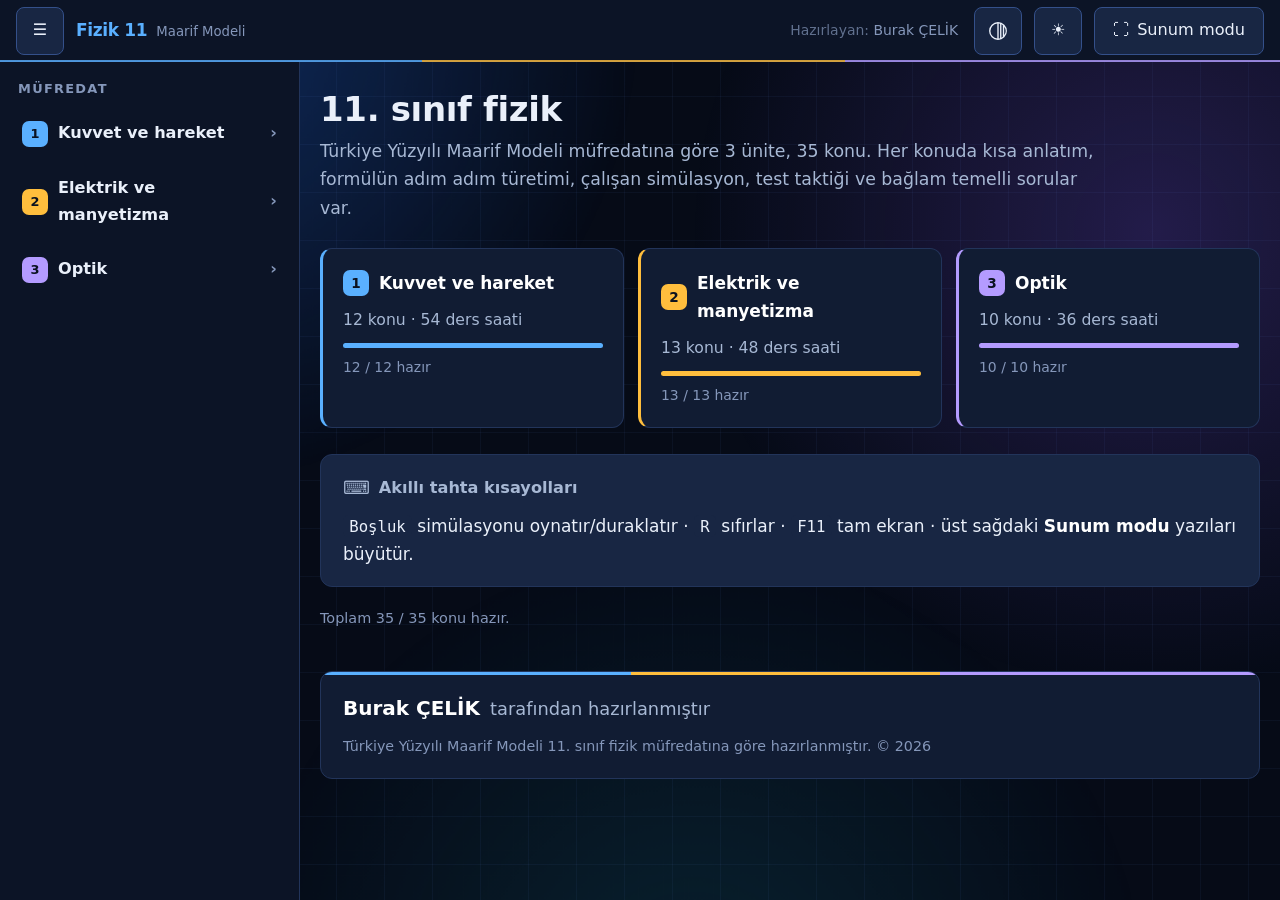
<file: index.html>
<!DOCTYPE html>
<html lang="tr">
<head>
<meta charset="utf-8">
<meta name="viewport" content="width=device-width, initial-scale=1">
<meta http-equiv="Cache-Control" content="no-cache, must-revalidate">
<!-- Tema, ilk boyamadan ÖNCE kurulur: sayfa açılırken renk sıçraması olmasın. -->
<script>
try {
  var t = localStorage.getItem('fizik11-tema');
  document.documentElement.dataset.tema = (t === 'acik') ? 'acik' : 'koyu';
  var z = localStorage.getItem('fizik11-zemin');
  document.documentElement.dataset.zemin = (z === 'nebula' || z === 'tahta') ? z : 'gece';
  document.documentElement.dataset.hareket = localStorage.getItem('fizik11-hareket') === '0' ? '0' : '1';
} catch (e) {
  document.documentElement.dataset.tema = 'koyu';
  document.documentElement.dataset.zemin = 'gece';
  document.documentElement.dataset.hareket = '1';
}
</script>
<title>Fizik 11 · Maarif Modeli</title>
<meta name="description" content="11. sınıf fizik — konu anlatımı, formül türetimi, simülasyonlar, test taktikleri ve bağlam temelli sorular. Akıllı tahta için.">
<link rel="stylesheet" href="css/tokens.css">
<link rel="stylesheet" href="css/base.css">
<link rel="stylesheet" href="css/components.css">
<link rel="stylesheet" href="css/hareket.css">
<link rel="icon" href="data:image/svg+xml,<svg xmlns='http://www.w3.org/2000/svg' viewBox='0 0 32 32'><text y='26' font-size='26'>&#9883;</text></svg>">
</head>
<body>

<div id="uygulama">

  <header id="ustbar">
    <button class="dgm ikon" id="kenar-dgm" aria-label="Konu listesini aç/kapat" title="Konu listesi">☰</button>
    <div class="marka">
      <b>Fizik 11</b>
      <span>Maarif Modeli</span>
    </div>
    <div class="ustbar-bosluk"></div>
    <span class="ustbar-kunye" id="ustbar-kunye"></span>
    <div class="zemin-sec">
      <button class="dgm ikon" id="zemin-dgm" aria-expanded="false" aria-controls="zemin-panel"
              aria-label="Arka plan" title="Arka plan">
        <svg viewBox="0 0 256 256" aria-hidden="true"><path d="M128,24A104,104,0,1,0,232,128,104.11,104.11,0,0,0,128,24Zm8,16.37a86.4,86.4,0,0,1,16,3V212.67a86.4,86.4,0,0,1-16,3Zm32,9.26a87.81,87.81,0,0,1,16,10.54V195.83a87.81,87.81,0,0,1-16,10.54ZM40,128a88.11,88.11,0,0,1,80-87.63V215.63A88.11,88.11,0,0,1,40,128Zm160,50.54V77.46a87.82,87.82,0,0,1,0,101.08Z"/></svg>
      </button>
      <div class="zemin-panel" id="zemin-panel" hidden>
        <div class="zemin-panel-bas">Arka plan</div>
        <div class="zemin-secenekler">
          <button type="button" class="zemin-secenek" data-zemin="gece" aria-pressed="false"><span class="ornek"></span>Derin gece<span class="tik" aria-hidden="true">✓</span></button>
          <button type="button" class="zemin-secenek" data-zemin="nebula" aria-pressed="false"><span class="ornek"></span>Nebula<span class="tik" aria-hidden="true">✓</span></button>
          <button type="button" class="zemin-secenek" data-zemin="tahta" aria-pressed="false"><span class="ornek"></span>Kara tahta<span class="tik" aria-hidden="true">✓</span></button>
        </div>
        <button type="button" class="zemin-anahtar" id="hareket-dgm" role="switch" aria-checked="true">
          Hareketli arka plan<span class="anahtar" aria-hidden="true"></span>
        </button>
      </div>
    </div>
    <button class="dgm ikon" id="tema-dgm" aria-pressed="false"
            aria-label="Açık veya koyu tema" title="Açık temaya geç">☀</button>
    <button class="dgm" id="sunum-dgm" aria-pressed="false" title="Sunum modu — yazılar büyür (F11 ile tam ekran)">
      <span aria-hidden="true">⛶</span> Sunum modu
    </button>
  </header>

  <nav id="kenar" aria-label="Konular">
    <div class="kenar-baslik">Müfredat</div>
    <div class="kenar-liste" id="kenar-liste"></div>
  </nav>

  <main id="icerik" tabindex="-1">
    <div class="bos-durum"><p>Yükleniyor…</p></div>
  </main>

</div>

<!-- =========================================================================
     Yükleme sırası önemlidir ve ES modülü KULLANILMAZ.
     Sebep: sistem akıllı tahtada sunucusuz çalışacak — index.html'e çift
     tıklanınca açılmalı. Tarayıcılar file:// üzerinden modül ve fetch()
     engellediği için her şey klasik <script> ile yüklenir.

       1) çizim + motor      2) müfredat      3) arayüz blokları
       4) uygulama kabuğu    5) simülasyonlar 6) konular    7) başlat
     ========================================================================= -->

<script src="js/ui/zemin.js"></script>
<script src="js/sim/draw2d.js"></script>
<script src="js/sim/engine.js"></script>
<script src="data/curriculum.js"></script>
<script src="data/kunye.js"></script>
<script src="js/ui/blok.js"></script>
<script src="js/core/app.js"></script>

<!-- Simülasyonlar — konulardan önce yüklenmeli -->
<script src="sims/serbest-dusen-cisimler.js"></script>
<script src="sims/serbest-dusme-veriler.js"></script>
<script src="sims/dusey-atislar.js"></script>
<script src="sims/atislar.js"></script>
<script src="sims/bileske-kuvvet.js"></script>
<script src="sims/serbest-cisim-diyagrami.js"></script>
<script src="sims/statik-kinetik-surtunme.js"></script>
<script src="sims/surtunme-degiskenler.js"></script>
<script src="sims/limit-hiz.js"></script>
<script src="sims/cembersel-yorunge-hiz.js"></script>
<script src="sims/cembersel-degiskenler.js"></script>
<script src="sims/elektriksel-kuvvet.js"></script>
<script src="sims/elektriksel-alan.js"></script>
<script src="sims/faraday-kafesi.js"></script>
<script src="sims/miknatislar.js"></script>
<script src="sims/duz-tel-manyetik.js"></script>
<script src="sims/akim-makarasi.js"></script>
<script src="sims/elektromiknatis.js"></script>
<script src="sims/tele-etki-kuvvet.js"></script>
<script src="sims/elektrik-motoru.js"></script>
<script src="sims/manyetik-aki.js"></script>
<script src="sims/induksiyon-gerilimi.js"></script>
<script src="sims/alternatif-akim.js"></script>
<script src="sims/transformator.js"></script>
<script src="sims/aydinlanma.js"></script>
<script src="sims/duzlem-ayna.js"></script>
<script src="sims/kuresel-ayna.js"></script>
<script src="sims/kuresel-goruntu.js"></script>
<script src="sims/kirilma.js"></script>
<script src="sims/gorunur-derinlik.js"></script>
<script src="sims/fiber-optik.js"></script>
<script src="sims/prizmalar.js"></script>
<script src="sims/mercekler.js"></script>
<script src="sims/mercek-goruntu.js"></script>

<!-- Konular -->
<script src="topics/u1-serbest-dusen-cisimler.js"></script>
<script src="topics/u1-serbest-dusme-veriler.js"></script>
<script src="topics/u1-yukari-atis.js"></script>
<script src="topics/u1-asagi-atis.js"></script>
<script src="topics/u1-iki-boyutta-hareket.js"></script>
<script src="topics/u1-bileske-kuvvet.js"></script>
<script src="topics/u1-serbest-cisim-diyagrami.js"></script>
<script src="topics/u1-statik-kinetik-surtunme.js"></script>
<script src="topics/u1-surtunme-degiskenler.js"></script>
<script src="topics/u1-limit-hiz.js"></script>
<script src="topics/u1-cembersel-yorunge-hiz.js"></script>
<script src="topics/u1-cembersel-degiskenler.js"></script>
<script src="topics/u2-elektriksel-kuvvet.js"></script>
<script src="topics/u2-elektriksel-alan.js"></script>
<script src="topics/u2-faraday-kafesi.js"></script>
<script src="topics/u2-miknatislar.js"></script>
<script src="topics/u2-duz-tel-manyetik.js"></script>
<script src="topics/u2-akim-makarasi.js"></script>
<script src="topics/u2-elektromiknatis.js"></script>
<script src="topics/u2-tele-etki-kuvvet.js"></script>
<script src="topics/u2-elektrik-motoru.js"></script>
<script src="topics/u2-manyetik-aki.js"></script>
<script src="topics/u2-induksiyon-gerilimi.js"></script>
<script src="topics/u2-alternatif-akim.js"></script>
<script src="topics/u2-transformator.js"></script>
<script src="topics/u3-aydinlanma.js"></script>
<script src="topics/u3-duzlem-ayna.js"></script>
<script src="topics/u3-kuresel-ayna.js"></script>
<script src="topics/u3-kuresel-goruntu.js"></script>
<script src="topics/u3-kirilma.js"></script>
<script src="topics/u3-gorunur-derinlik.js"></script>
<script src="topics/u3-fiber-optik.js"></script>
<script src="topics/u3-prizmalar.js"></script>
<script src="topics/u3-mercekler.js"></script>
<script src="topics/u3-mercek-goruntu.js"></script>

<script>F11.basla();</script>
</body>
</html>
</file>
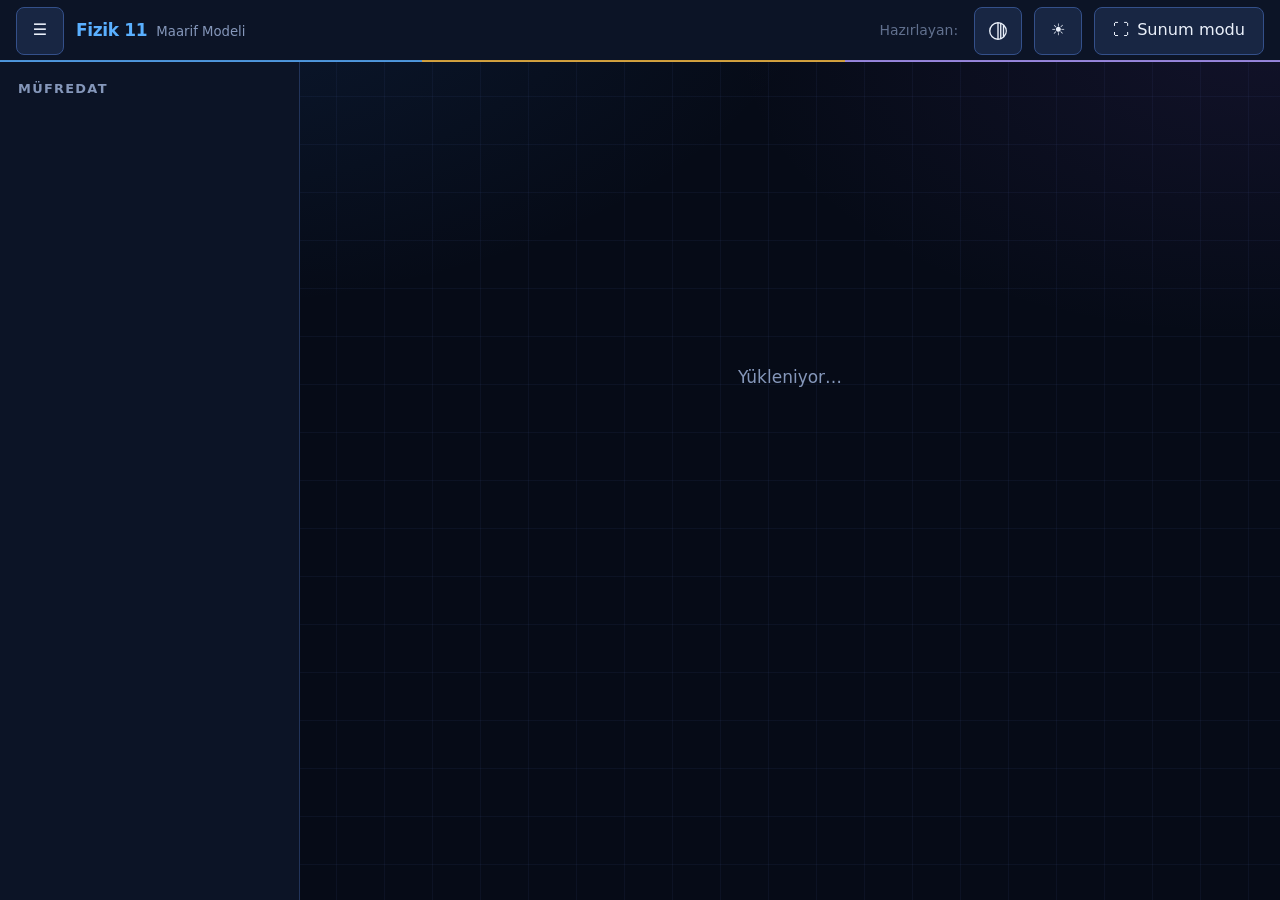
<file: BASLAT.html>
<!doctype html>
<html lang="tr">
<head>
<meta charset="utf-8">
<title>Fizik 11 - Baslatiliyor</title>
<meta http-equiv="refresh" content="0; url=index.html">
<style>
  html{background:#0d1420;color:#e8eef7;font:16px/1.6 system-ui,sans-serif}
  body{display:grid;place-items:center;height:100vh;margin:0;text-align:center}
  a{color:#4DA3FF}
</style>
</head>
<body>
  <div>
    <h1>Fizik 11 &middot; Maarif Modeli</h1>
    <p>Acilmadiysa <a href="index.html">buraya tiklayin</a>.</p>
  </div>
</body>
</html>
</file>
<file: css/tokens.css>
/* ==========================================================================
   tokens.css — Tasarım değişkenleri
   Fizik 11 · Akıllı tahta sunum sistemi
   Tüm renk / ölçü / tipografi kararları burada. Başka dosyada ham renk yok.
   ========================================================================== */

:root {
  /* --- Kabuk yüzeyleri (koyu sunum teması) --- */
  --bg:            #0B1220;
  --surface-0:     #111A2B;
  --surface-1:     #17223A;
  --surface-2:     #1E2B47;
  --surface-3:     #263654;

  /* --- Kenarlıklar --- */
  --border:        #2A3A5C;
  --border-strong: #3A4E76;

  /* --- Metin --- */
  --text:          #EAF0FA;
  --text-2:        #A7B8D4;
  --text-3:        #6F84A8;
  --text-guclu:    #FFFFFF;   /* kalın vurgu, formül metni */

  /* --- Arka plan dokusu ---
     Çok hafif: ders içeriğinin okunurluğunu bozmamalı. İki yumuşak ışık
     lekesi + milimetrik kâğıt ızgarası. */
  --bg-cizgi:      rgba(125,165,225,.055);
  --bg-isik1:      rgba(45,110,200,.16);
  --bg-isik2:      rgba(120,80,200,.10);
  --bg-izgara:     48px;

  /* --- Vurgu renkleri --- */
  --accent:        #4DA3FF;   /* birincil · seçili konu, bağlantı */
  --accent-soft:   #16304F;
  --amber:         #FFB020;   /* püf noktası kutusu */
  --amber-soft:    #3A2A0C;
  --violet:        #A78BFA;   /* ÖSYM arşivi */
  --violet-soft:   #2A2348;
  --green:         #35C08A;   /* doğru cevap, onay */
  --green-soft:    #10322A;
  --red:           #FF6B6B;   /* yanlış cevap, uyarı */
  --red-soft:      #3A1A1F;
  --cyan:          #38D6E0;   /* bağlam temelli soru */
  --cyan-soft:     #0E3238;

  /* --- Fizik büyüklüklerinin sabit renkleri ---
     Bu renkler TÜM simülasyonlarda aynı anlamı taşır.
     Öğrenci bir kez öğrenir, her konuda tanır. */
  --q-konum:       #4DA3FF;   /* konum, yer değiştirme */
  --q-hiz:         #35C08A;   /* hız vektörü */
  --q-ivme:        #FFB020;   /* ivme, g */
  --q-kuvvet:      #FF6B6B;   /* kuvvet */
  --q-surtunme:    #A78BFA;   /* sürtünme kuvveti */
  --q-normal:      #38D6E0;   /* normal kuvvet */
  --q-agirlik:     #FF8FA3;   /* ağırlık */
  --q-merkezcil:   #FF7A45;   /* merkezcil kuvvet/ivme */

  /* --- Blok kimlik renkleri ---
     Konu sayfasındaki 7 bloğun her biri kendi rengini taşır. Öğrenci sayfayı
     kaydırırken hangi bölümde olduğunu başlığı okumadan renkten anlar.
     --bN solid renk, --bNs o rengin koyu zemindeki yumuşak karşılığı. */
  --b1: #4DA3FF;  --b1s: #12304F;   /* kavram        · mavi      */
  --b2: #38D6E0;  --b2s: #0E3238;   /* formüller     · camgöbeği */
  --b3: #A78BFA;  --b3s: #2A2348;   /* türetim       · mor       */
  --b4: #35C08A;  --b4s: #10322A;   /* simülasyon    · yeşil     */
  --b5: #FFB020;  --b5s: #3A2A0C;   /* püf noktası   · amber     */
  --b6: #FF8FA3;  --b6s: #3C1C26;   /* ÖSYM arşivi   · pembe     */
  --b7: #FF7A45;  --b7s: #3B1F12;   /* bağlam temelli· turuncu   */

  /* --- Ünite renkleri --- */
  --u1: #4DA3FF;  --u1s: #12304F;   /* kuvvet ve hareket     */
  --u2: #FFB020;  --u2s: #3A2A0C;   /* elektrik ve manyetizma*/
  --u3: #A78BFA;  --u3s: #2A2348;   /* optik                 */

  /* --- Ölçü --- */
  --r-sm: 8px;
  --r:    12px;
  --r-lg: 18px;
  --pad:  20px;
  --gap:  14px;

  /* --- Tipografi ---
     --fs-base akıllı tahtada sunum moduna geçince büyür (bkz. base.css) */
  --fs-base: 17px;
  --font: "Segoe UI", Ubuntu, Cantarell, "DejaVu Sans", system-ui, sans-serif;
  --font-mono: "Cascadia Mono", "Ubuntu Mono", "DejaVu Sans Mono", monospace;

  /* --- Dokunma hedefi (akıllı tahta parmakla kullanılıyor) --- */
  --touch: 48px;

  /* --- Geçişler --- */
  --dur: 160ms;
  --ease: cubic-bezier(.2,.7,.3,1);
}

/* Sunum modu: F11 / "Sunum" düğmesi <html data-sunum="1"> yapar.
   Uzaktan okunurluk için her şey büyür. */
:root[data-sunum="1"] {
  --fs-base: 21px;
  --pad: 26px;
  --touch: 56px;
}

/* Hareket azaltma tercihi olan kullanıcı için animasyonları kıs.
   Simülasyonlar çalışmaya devam eder, sadece arayüz geçişleri durur. */
@media (prefers-reduced-motion: reduce) {
  :root { --dur: 0ms; }
}


/* ==========================================================================
   AÇIK TEMA — <html data-tema="acik">
   --------------------------------------------------------------------------
   Kâğıt tonu, saf beyaz değil: akıllı tahtada saf beyaz parlar ve uzun derste
   göz yorar. Metin de saf siyah değil, koyu kurşun. Vurgu renkleri açık zeminde
   yeterli kontrast için koyulaştırıldı.

   Simülasyon tuvalleri bu temadan ETKİLENMEZ — onlar kendi görünümünü korur.
   ========================================================================== */
:root[data-tema="acik"] {
  --bg:            #EDE8DE;
  --surface-0:     #F7F3EB;
  --surface-1:     #FCF9F3;
  --surface-2:     #F1ECE2;
  --surface-3:     #E5DED0;

  --border:        #D8D0BF;
  --border-strong: #BAB09E;

  --text:          #22272F;
  --text-2:        #515A66;
  --text-3:        #5B6371;
  --text-guclu:    #14181E;

  --accent:        #1660BC;   --accent-soft: #DCE8F9;
  --amber:         #8A5606;   --amber-soft:  #F7EDD5;
  --violet:        #6A46C0;   --violet-soft: #E8E1F8;
  --green:         #13744F;   --green-soft:  #D8EFE4;
  --red:           #A82C2C;   --red-soft:    #F9DFDF;
  --cyan:          #0B6F79;   --cyan-soft:   #D4EEF0;

  --b1: #1660BC;  --b1s: #DCE8F9;
  --b2: #0B6F79;  --b2s: #D4EEF0;
  --b3: #6A46C0;  --b3s: #E8E1F8;
  --b4: #13744F;  --b4s: #D8EFE4;
  --b5: #8A5606;  --b5s: #F7EDD5;
  --b6: #A23A55;  --b6s: #F8DDE4;
  --b7: #A2400F;  --b7s: #F8E1D3;

  --u1: #1660BC;  --u1s: #DCE8F9;
  --u2: #8A5606;  --u2s: #F7EDD5;
  --u3: #6A46C0;  --u3s: #E8E1F8;

  /* Kâğıt dokusu: sıcak ışık + soluk ızgara */
  --bg-cizgi:  rgba(95,80,55,.07);
  --bg-isik1:  rgba(214,180,120,.26);
  --bg-isik2:  rgba(150,175,210,.20);
}

/* ==========================================================================
   ARKA PLAN SÜRÜMLERİ: <html data-zemin="gece|nebula|tahta">
   --------------------------------------------------------------------------
   Üst bardaki "Arka plan" düğmesinden seçilir. Koyu temada zemin ve yüzey
   tonlarını değiştirir; açık temada (kâğıt) yalnız ışık hâlelerinin rengi
   değişir. Fizik büyüklüklerinin renkleri (--q-*) hiçbir sürümde değişmez.
   ========================================================================== */
:root {
  /* hareketli ışık hâleleri (hareket.css) */
  --zemin-1: rgba(40,120,255,.30);
  --zemin-2: rgba(140,90,255,.22);
  --zemin-3: rgba(30,200,230,.12);
  --yildiz:  rgba(225,230,255,.85);
  /* seçicideki küçük önizlemeler */
  --ornek-gece:   radial-gradient(circle at 25% 20%, #2F73E0, transparent 60%), radial-gradient(circle at 85% 30%, #7A5AE0, transparent 55%), #060B17;
  --ornek-nebula: radial-gradient(circle at 25% 25%, #B03CD8, transparent 60%), radial-gradient(circle at 85% 70%, #28C8E6, transparent 55%), #0B0920;
  --ornek-tahta:  radial-gradient(circle at 25% 25%, #2F9C86, transparent 60%), radial-gradient(circle at 85% 70%, #E0A040, transparent 55%), #0B1716;
}

/* --- Derin gece (varsayılan): bugünkü mavi kimlik, daha derin ve canlı --- */
:root[data-tema="koyu"][data-zemin="gece"] {
  --bg:#060B17; --surface-0:#0C1426; --surface-1:#111C33; --surface-2:#182643; --surface-3:#203156;
  --border:#22345A; --border-strong:#34508A;
  --bg-cizgi: rgba(110,160,255,.055);
  --accent:#5AB0FF; --text-3:#8597BA;
  --b1:#5AB0FF; --b2:#3FE0EA; --b3:#B49BFF; --b4:#3FD69A; --b5:#FFBE3D; --b6:#FF9DB2; --b7:#FF8A57;
  --u1:#5AB0FF; --u2:#FFBE3D; --u3:#B49BFF;
}

/* --- Nebula: mor-lacivert uzay, macenta ve camgöbeği ışık, yıldızlar --- */
:root[data-tema="koyu"][data-zemin="nebula"] {
  --bg:#0B0920; --surface-0:#120F2C; --surface-1:#18143A; --surface-2:#211B4B; --surface-3:#2B245E;
  --border:#33296A; --border-strong:#4A3D92;
  --text-2:#B7B2DA; --text-3:#9A94C8;
  --bg-cizgi: rgba(170,150,255,.04);
  --accent:#8EA2FF; --accent-soft:#241F5A;
  --b1:#8EA2FF; --b2:#44E3EF; --b3:#C79BFF; --b4:#4BE0A6; --b5:#FFC24A; --b6:#FF8FC8; --b7:#FF8A5C;
  --u1:#8EA2FF; --u2:#FFC24A; --u3:#E08BFF;
  --zemin-1: rgba(190,60,220,.30);
  --zemin-2: rgba(40,200,230,.20);
  --zemin-3: rgba(110,80,255,.22);
}

/* --- Kara tahta: yeşilimsi arduvaz, tebeşir ızgarası, sıcak ışık --- */
:root[data-tema="koyu"][data-zemin="tahta"] {
  --bg:#0B1716; --surface-0:#10201E; --surface-1:#152A27; --surface-2:#1B3531; --surface-3:#22423D;
  --border:#2A4A44; --border-strong:#3D6A61;
  --text-2:#ACC8C1; --text-3:#7FA39B;
  --bg-cizgi: rgba(220,240,230,.06);
  --accent:#4FD1B8; --accent-soft:#123A33;
  --b1:#5FB8FF; --b2:#4FD1B8; --b3:#B49BFF; --b4:#7EDB6A; --b5:#FFC14D; --b6:#FF9AA8; --b7:#FF8E5A;
  --u1:#5FB8FF; --u2:#FFC14D; --u3:#B49BFF;
  --zemin-1: rgba(60,200,170,.20);
  --zemin-2: rgba(255,170,60,.15);
  --zemin-3: rgba(80,160,230,.12);
}

/* --- Açık tema (kâğıt): yalnız hâlelerin tonu sürüme göre değişir --- */
:root[data-tema="acik"] {
  --zemin-1: rgba(214,180,120,.34);
  --zemin-2: rgba(150,175,210,.30);
  --zemin-3: rgba(190,160,220,.18);
}
:root[data-tema="acik"][data-zemin="nebula"] {
  --zemin-1: rgba(205,130,225,.28);
  --zemin-2: rgba(110,200,225,.28);
  --zemin-3: rgba(160,140,240,.20);
}
:root[data-tema="acik"][data-zemin="tahta"] {
  --zemin-1: rgba(90,190,165,.26);
  --zemin-2: rgba(235,180,90,.30);
  --zemin-3: rgba(120,170,220,.18);
}
</file>
<file: css/base.css>
/* ==========================================================================
   base.css — Sıfırlama, tipografi, sayfa iskeleti
   ========================================================================== */

*, *::before, *::after { box-sizing: border-box; }

html, body {
  margin: 0;
  padding: 0;
  height: 100%;
}

body {
  /* İki yumuşak ışık lekesi + milimetrik kâğıt ızgarası. Doku yalnızca içerik
     alanında görünür; üst bar ve kenar çubuğu opak yüzeyler kullanır. */
  background-color: var(--bg);
  background-image:
    radial-gradient(1100px 620px at 12% -8%,  var(--bg-isik1), transparent 62%),
    radial-gradient(900px 520px  at 98%  4%,  var(--bg-isik2), transparent 58%),
    linear-gradient(var(--bg-cizgi) 1px, transparent 1px),
    linear-gradient(90deg, var(--bg-cizgi) 1px, transparent 1px);
  background-size:
    100% 100%, 100% 100%,
    var(--bg-izgara) var(--bg-izgara),
    var(--bg-izgara) var(--bg-izgara);
  background-attachment: fixed;
  color: var(--text);
  font-family: var(--font);
  font-size: var(--fs-base);
  line-height: 1.65;
  -webkit-font-smoothing: antialiased;
  overflow: hidden;            /* kaydırma iç panellerde, sayfada değil */
}

h1, h2, h3, h4 {
  margin: 0 0 .5em;
  font-weight: 600;
  line-height: 1.25;
  letter-spacing: -.01em;
}
h1 { font-size: 1.7em; }
h2 { font-size: 1.3em; }
h3 { font-size: 1.1em; }
h4 { font-size: 1em; color: var(--text-2); }

p { margin: 0 0 .9em; }
p:last-child { margin-bottom: 0; }

a { color: var(--accent); text-decoration: none; }
a:hover { text-decoration: underline; }

ul, ol { margin: 0 0 .9em; padding-left: 1.4em; }
li { margin-bottom: .35em; }

strong { font-weight: 600; color: var(--text-guclu); }

code, kbd {
  font-family: var(--font-mono);
  font-size: .92em;
  background: var(--surface-2);
  padding: .1em .4em;
  border-radius: 5px;
}

canvas { display: block; }

/* --- Odak halkası: akıllı tahtada klavye de kullanılıyor --- */
:focus-visible {
  outline: 3px solid var(--accent);
  outline-offset: 2px;
  border-radius: 4px;
}

/* --- Ekran okuyucu için gizli metin --- */
.sr {
  position: absolute; width: 1px; height: 1px;
  padding: 0; margin: -1px; overflow: hidden;
  clip: rect(0 0 0 0); white-space: nowrap; border: 0;
}

/* ==========================================================================
   Sayfa iskeleti:  [ üst bar ]
                    [ kenar çubuğu | içerik ]
   ========================================================================== */

#uygulama {
  display: grid;
  grid-template-rows: auto 1fr;
  grid-template-columns: 300px 1fr;
  grid-template-areas:
    "ustbar ustbar"
    "kenar  icerik";
  height: 100%;
}

/* Kenar çubuğunu daraltma yalnızca geniş ekranda geçerli.
   Dar ekranda sütun sayısı 1'e düştüğü için (aşağıdaki medya sorgusu) bu kural
   uygulanırsa ızgara alanlarıyla çakışır ve yerleşim çöker. */
@media (min-width: 901px) {
  :root[data-kenar="kapali"] #uygulama { grid-template-columns: 0 1fr; }
}

#ustbar  { grid-area: ustbar; }
#kenar   { grid-area: kenar; overflow: hidden; }
#icerik  { grid-area: icerik; overflow-y: auto; overflow-x: hidden; scroll-behavior: smooth; }

/* --- Kaydırma çubuğu: koyu temaya uygun, ince --- */
#icerik::-webkit-scrollbar,
.kaydir::-webkit-scrollbar { width: 10px; }
#icerik::-webkit-scrollbar-track,
.kaydir::-webkit-scrollbar-track { background: transparent; }
#icerik::-webkit-scrollbar-thumb,
.kaydir::-webkit-scrollbar-thumb {
  background: var(--border-strong);
  border-radius: 6px;
  border: 2px solid var(--bg);
}
#icerik, .kaydir { scrollbar-width: thin; scrollbar-color: var(--border-strong) transparent; }

/* Dar ekran / tablet: kenar çubuğu üstten açılan çekmeceye dönüşür.
   Çekmece durumu ayrı bir öznitelikte (data-mobil) tutulur — masaüstündeki
   daraltma durumuyla (data-kenar) karışmasın, biri diğerini etkilemesin. */
@media (max-width: 900px) {
  #uygulama {
    grid-template-columns: 1fr;
    grid-template-areas: "ustbar" "icerik";
  }
  #kenar {
    position: fixed; inset: 62px auto 0 0; width: 300px; z-index: 40;
    transform: translateX(-100%); transition: transform var(--dur) var(--ease);
  }
  :root[data-mobil="acik"] #kenar { transform: none; }
}
</file>
<file: css/components.css>
/* ==========================================================================
   components.css — Arayüz bileşenleri
   ========================================================================== */

/* --------------------------------------------------------------- Üst bar */
#ustbar {
  display: flex; align-items: center; gap: 12px;
  padding: 0 16px; height: 62px;
  background: var(--surface-0);
  border-bottom: 1px solid var(--border);
  position: relative;
}
/* Üç ünitenin rengini taşıyan ince şerit — sistemin renk dilini baştan tanıtır */
#ustbar::after {
  content: ""; position: absolute; left: 0; right: 0; bottom: -1px; height: 2px;
  background: linear-gradient(90deg,
    var(--u1) 0%, var(--u1) 33%, var(--u2) 33%, var(--u2) 66%, var(--u3) 66%);
  opacity: .8;
}
.marka { display: flex; align-items: baseline; gap: 9px; font-weight: 600; letter-spacing: -.02em; }
.marka b { color: var(--accent); }
.marka span { font-size: .78em; color: var(--text-3); font-weight: 400; letter-spacing: 0; }
.ustbar-bosluk { flex: 1; }

/* ---------------------------------------------------------------- Düğme */
.dgm {
  display: inline-flex; align-items: center; justify-content: center; gap: 8px;
  min-height: var(--touch); padding: 0 18px;
  background: var(--surface-2); color: var(--text);
  border: 1px solid var(--border-strong); border-radius: var(--r-sm);
  font: inherit; font-size: .95em; font-weight: 500;
  cursor: pointer; user-select: none;
  transition: background var(--dur) var(--ease), border-color var(--dur) var(--ease);
}
.dgm:hover  { background: var(--surface-3); border-color: var(--accent); }
.dgm:active { transform: translateY(1px); }
.dgm[aria-pressed="true"], .dgm.etkin {
  background: var(--accent-soft); border-color: var(--accent); color: var(--accent);
}
.dgm.birincil { background: var(--accent); border-color: var(--accent); color: #06121F; font-weight: 600; }
.dgm.birincil:hover { background: #6BB4FF; }
.dgm.ikon { padding: 0; width: var(--touch); }
.dgm:disabled { opacity: .4; cursor: not-allowed; }

/* -------------------------------------------------------- Kenar çubuğu */
#kenar {
  background: var(--surface-0);
  border-right: 1px solid var(--border);
  display: flex; flex-direction: column;
}
.kenar-baslik {
  padding: 16px 18px 10px;
  font-size: .76em; font-weight: 600; letter-spacing: .1em;
  text-transform: uppercase; color: var(--text-3);
}
.kenar-liste { flex: 1; overflow-y: auto; padding: 0 10px 20px; }

.unite-grup { margin-bottom: 6px; }
.unite-bas {
  display: flex; align-items: center; gap: 10px; width: 100%;
  padding: 11px 12px; background: none; border: 0; border-radius: var(--r-sm);
  color: var(--text); font: inherit; font-weight: 600; font-size: .95em;
  text-align: left; cursor: pointer;
}
.unite-bas:hover { background: var(--surface-1); }
.unite-no {
  flex: 0 0 auto; width: 26px; height: 26px; border-radius: 7px;
  display: grid; place-items: center;
  background: var(--u, var(--accent)); color: #0B1220;
  font-size: .8em; font-weight: 800;
}
.unite-ok { margin-left: auto; color: var(--text-3); transition: transform var(--dur) var(--ease); }
.unite-grup[data-acik="1"] .unite-ok { transform: rotate(90deg); }
.unite-konular { display: none; padding: 2px 0 8px 12px; }
.unite-grup[data-acik="1"] .unite-konular { display: block; }

.konu-bag {
  display: flex; align-items: center; gap: 10px;
  padding: 9px 12px; margin: 1px 0;
  border-radius: var(--r-sm); border-left: 3px solid transparent;
  color: var(--text-2); font-size: .92em; line-height: 1.35;
  cursor: pointer; transition: background var(--dur) var(--ease);
}
.konu-bag:hover { background: var(--surface-1); color: var(--text); text-decoration: none; }
.konu-bag[aria-current="page"] {
  background: var(--us, var(--accent-soft));
  border-left-color: var(--u, var(--accent));
  color: var(--u, var(--accent)); font-weight: 600;
}
.konu-rozet {
  margin-left: auto; flex: 0 0 auto;
  font-size: .72em; padding: 2px 7px; border-radius: 20px;
  background: var(--surface-2); color: var(--text-3);
}
.konu-bag[aria-current="page"] .konu-rozet { background: var(--u, var(--accent)); color: #06121F; }

/* ------------------------------------------------------------- İçerik */
.sayfa { max-width: 1180px; margin: 0 auto; padding: 26px var(--pad) 120px; }

.kirilma {
  display: flex; align-items: center; gap: 9px; flex-wrap: wrap;
  font-size: .85em; color: var(--text-3); margin-bottom: 10px;
}
.kirilma .ayrac { opacity: .5; }
.kirilma .simdi { color: var(--text-2); }
.kazanim-kodu {
  margin-left: auto;
  font-family: var(--font-mono); font-size: .92em;
  padding: 4px 11px; border-radius: 20px;
  background: var(--accent-soft); color: var(--accent);
}

.sayfa-baslik { margin-bottom: 6px; font-size: 2em; }
.sayfa-ozet { color: var(--text-2); font-size: 1.02em; margin: 0; max-width: 72ch; }

/* --- Konu başlık bandı ---------------------------------------------------
   Sayfanın "kapağı". Ünite rengini taşır, kazanım kodunu ve kitap numarasını
   bir arada gösterir. Sağ üstteki soluk ızgara, arkada bir defter sayfası
   olduğu hissini verir — sayfa düz bir metin bloğu gibi başlamasın diye. */
.konu-hero {
  position: relative; overflow: hidden;
  margin-bottom: 30px; padding: 24px 28px 26px;
  background: var(--surface-1);
  border: 1px solid var(--border);
  border-left: 4px solid var(--u, var(--accent));
  border-radius: var(--r);
}
.konu-hero::before {
  content: ""; position: absolute; inset: 0;
  background: radial-gradient(760px 220px at 0% 0%, var(--us, var(--accent-soft)) 0%, transparent 72%);
  pointer-events: none;
}
.konu-hero::after {
  content: ""; position: absolute; right: -30px; top: -30px;
  width: 230px; height: 230px; pointer-events: none; opacity: .5;
  background:
    repeating-linear-gradient(0deg,  var(--border) 0 1px, transparent 1px 24px),
    repeating-linear-gradient(90deg, var(--border) 0 1px, transparent 1px 24px);
}
.konu-hero > * { position: relative; }

.hero-ust {
  display: flex; align-items: center; gap: 10px; flex-wrap: wrap;
  margin-bottom: 12px; font-size: .84em;
}
.hero-unite {
  display: inline-flex; align-items: center; gap: 8px;
  color: var(--u, var(--accent)); font-weight: 600;
}
.hero-unite .nokta {
  width: 8px; height: 8px; border-radius: 50%; background: var(--u, var(--accent));
}
.hero-kitap {
  padding: 3px 10px; border-radius: 20px;
  background: var(--surface-3); color: var(--text-2);
  font-family: var(--font-mono); font-size: .92em;
}
.hero-kod {
  margin-left: auto; padding: 4px 12px; border-radius: 20px;
  background: var(--us, var(--accent-soft)); color: var(--u, var(--accent));
  font-family: var(--font-mono); font-size: .92em; font-weight: 600;
}

/* --------------------------------------------------------- Blok kartı */
.blok { margin-bottom: 26px; }
/* Blok başlığı bir "hap" — numarası ve adı tek bir renkli kapsülde.
   Düz yazı başlık sayfayı tekdüze bırakıyordu; hap, bölümlerin nerede
   başladığını uzaktan bakınca bile belli ediyor. */
.blok-bas {
  display: flex; align-items: center; gap: 12px; margin-bottom: 14px;
}
.blok-bas .hap {
  display: inline-flex; align-items: center; gap: 9px;
  padding: 5px 15px 5px 5px; border-radius: 24px;
  background: var(--bs, var(--surface-2));
  border: 1px solid var(--b, var(--border));
  font-size: .78em; font-weight: 700; letter-spacing: .09em;
  text-transform: uppercase; color: var(--b, var(--text-3));
  white-space: nowrap;
}
.blok-bas::after {
  content: ""; flex: 1; height: 2px; border-radius: 1px;
  background: linear-gradient(90deg, var(--b, var(--border)), transparent 88%);
  opacity: .45;
}
.blok-bas .no {
  width: 26px; height: 26px; border-radius: 50%; display: grid; place-items: center;
  background: var(--b, var(--surface-2)); color: #0B1220;
  font-size: 1.1em; font-weight: 800; letter-spacing: 0;
}

.kart {
  background: var(--surface-1);
  border: 1px solid var(--border);
  border-left: 3px solid var(--b, var(--border));
  border-radius: var(--r);
  padding: var(--pad);
}

/* ---------------------------------------------------------- Formüller */
.formul-serit { display: flex; flex-wrap: wrap; gap: 12px; }
/* Formül kartı: arkasında ince kareli kâğıt dokusu var. Formüller düz
   kutularda yazıya benziyordu; ızgara onları "deftere yazılmış" gibi
   gösteriyor ve metinden ayırıyor. */
.formul {
  flex: 1 1 200px; position: relative; overflow: hidden;
  background:
    repeating-linear-gradient(0deg,  rgba(255,255,255,.030) 0 1px, transparent 1px 21px),
    repeating-linear-gradient(90deg, rgba(255,255,255,.030) 0 1px, transparent 1px 21px),
    var(--surface-2);
  border: 1px solid var(--border);
  border-top: 2px solid var(--b, var(--border-strong));
  border-radius: var(--r-sm); padding: 16px 18px;
}
.formul .fm { font-size: 1.42em; color: var(--text-guclu); letter-spacing: .005em; line-height: 1.45; }
.formul .aciklama,
.formul .fm-ad { font-size: .84em; color: var(--text-3); margin-top: 6px; }

/* --- Ters sinerji ---
   Formül kartı her zaman sayfanın TERSİ olur:
     koyu sayfa  → aydınlık kart (simülasyonun kâğıt paneliyle aynı beyaz)
     açık sayfa  → koyu kart (simülasyonun pano paneliyle aynı aile)
   Böylece formüller ve simülasyon aynı görsel katmanda durur, ikisi birden
   sayfadan ayrışır. */
:root[data-tema="koyu"] .formul {
  background:
    repeating-linear-gradient(0deg,  rgba(20,35,60,.055) 0 1px, transparent 1px 21px),
    repeating-linear-gradient(90deg, rgba(20,35,60,.055) 0 1px, transparent 1px 21px),
    #F4F7FB;
  border-color: #CAD6E6;
}
:root[data-tema="koyu"] .formul .fm       { color: #121924; }
:root[data-tema="koyu"] .formul .aciklama,
:root[data-tema="koyu"] .formul .fm-ad    { color: #5B6880; }
:root[data-tema="koyu"] .formul code,
:root[data-tema="koyu"] .formul kbd       { background: #E2E9F3; color: #1B2436; }
:root[data-tema="koyu"] .formul strong    { color: #0B121C; }

/* --- Açık sayfada formül kartları KOYU zemine geçer ---
   Formüller "yazı tahtasına yazılmış" gibi durur ve açık sayfada metinden
   belirgin biçimde ayrışır. Koyu sayfada kart zaten sayfayla aynı ailededir,
   orada ayrışmayı simülasyonun kâğıt paneli sağlar. */
:root[data-tema="acik"] .formul {
  background:
    repeating-linear-gradient(0deg,  rgba(255,255,255,.05) 0 1px, transparent 1px 21px),
    repeating-linear-gradient(90deg, rgba(255,255,255,.05) 0 1px, transparent 1px 21px),
    #1B2436;
  border-color: #2E3C57;
}
:root[data-tema="acik"] .formul .fm       { color: #F2F6FC; }
:root[data-tema="acik"] .formul .aciklama,
:root[data-tema="acik"] .formul .fm-ad    { color: #98A8C2; }
:root[data-tema="acik"] .formul code,
:root[data-tema="acik"] .formul kbd       { background: #2A3752; color: #EAF0FA; }
:root[data-tema="acik"] .formul strong    { color: #FFFFFF; }
math { font-size: 1.05em; }

.degisken-tablo { width: 100%; border-collapse: collapse; margin-top: 16px; font-size: .92em; }
.degisken-tablo th {
  text-align: left; font-weight: 600; color: var(--text-3);
  font-size: .82em; letter-spacing: .06em; text-transform: uppercase;
  padding: 0 12px 8px 0; border-bottom: 1px solid var(--border);
}
.degisken-tablo td { padding: 9px 12px 9px 0; border-bottom: 1px solid var(--border); vertical-align: top; }
.degisken-tablo tr:last-child td { border-bottom: 0; }
.degisken-tablo .sembol {
  font-family: var(--font-mono); font-size: 1.08em; color: var(--text-guclu); white-space: nowrap;
}
.degisken-tablo .birim { color: var(--text-3); font-family: var(--font-mono); white-space: nowrap; }

/* ------------------------------------------------------ Türetim adımı */
.turetim { background: var(--surface-1); border: 1px solid var(--border); border-radius: var(--r); overflow: hidden; }
.turetim-ust {
  display: flex; align-items: center; gap: 12px;
  padding: 12px 16px; background: var(--surface-2); border-bottom: 1px solid var(--border);
}
.turetim-yol {
  display: flex; gap: 6px; flex-wrap: wrap;
}
.yol-dgm {
  padding: 7px 14px; min-height: 0;
  font-size: .86em; border-radius: 20px;
}
.turetim-govde { padding: var(--pad); min-height: 150px; }
.turetim-alt {
  display: flex; align-items: center; gap: 12px;
  padding: 12px 16px; border-top: 1px solid var(--border); background: var(--surface-0);
}
.adim-say { font-size: .88em; color: var(--text-3); font-variant-numeric: tabular-nums; }
.adim-cizgi { flex: 1; display: flex; gap: 4px; }
.adim-nokta { flex: 1; height: 4px; border-radius: 2px; background: var(--surface-3); transition: background var(--dur) var(--ease); }
.adim-nokta.gecti { background: var(--accent); }

/* ------------------------------------------------------- Simülasyon */
.sim-kutu {
  background: var(--surface-1); border: 1px solid var(--border);
  border-radius: var(--r); overflow: hidden;
}

/* Simülasyonun üst şeridi: düzeneği bir "cihaz" gibi çerçeveliyor.
   Adı ve canlı göstergesi, sayfadaki diğer kartlardan ayırıyor. */
.sim-ust {
  display: flex; align-items: center; gap: 12px;
  padding: 11px 16px; background: var(--surface-2);
  border-bottom: 1px solid var(--border);
}
.sim-ad { font-weight: 600; font-size: .95em; color: var(--text); }
.sim-canli {
  margin-left: auto; display: inline-flex; align-items: center; gap: 7px;
  font-size: .76em; letter-spacing: .08em; text-transform: uppercase;
  color: var(--green);
}
.sim-canli .isik {
  width: 8px; height: 8px; border-radius: 50%; background: var(--green);
}
.sim-kutu[data-oynuyor="1"] .sim-canli .isik { animation: nabiz 1.1s infinite; }
@keyframes nabiz { 0%,100% { opacity: 1; } 50% { opacity: .25; } }
.sim-tuval-sar {
  display: grid; grid-template-columns: 1fr 1fr; gap: 1px;
  background: var(--border);
  height: var(--sim-h, 340px);
}
.sim-panel.grafik { height: var(--grafik-h, 190px); }

/* --- Akıllı tahta yerleşimi ---------------------------------------------
   Metin okunur bir ölçüde (max 1180px) kalmalı; ama simülasyon, sınıfın
   arka sırasından görülmesi gereken tek bileşendir. Bu yüzden simülasyon
   bloğu geniş ekranlarda metnin dışına taşar ve tuval büyür.
   Negatif kenar boşlukları, .sayfa'nın ortalanmasından artan boşluğu
   yalnızca yeterli yer varken geri alır. */
@media (min-width: 1700px) {
  .blok.genis { margin-inline: -100px; }
  .sim-tuval-sar { height: calc(var(--sim-h, 340px) * 1.14); }
  .sim-panel.grafik { height: calc(var(--grafik-h, 190px) * 1.14); }
}
@media (min-width: 1900px) {
  .blok.genis { margin-inline: -200px; }
  .sim-tuval-sar { height: calc(var(--sim-h, 340px) * 1.28); }
  .sim-panel.grafik { height: calc(var(--grafik-h, 190px) * 1.28); }
}
.sim-tuval-sar.tek { grid-template-columns: 1fr; }
.sim-panel { position: relative; background: var(--surface-0); }
.sim-panel canvas { width: 100%; height: 100%; }
.sim-etiket {
  position: absolute; top: 10px; left: 10px; z-index: 2;
  font-size: .74em; font-weight: 600; letter-spacing: .07em; text-transform: uppercase;
  padding: 5px 11px; border-radius: 20px;
  background: rgba(11,18,32,.72); color: var(--text-2);
  backdrop-filter: blur(4px);
}
.sim-panel.gercek .sim-etiket { background: rgba(255,255,255,.86); color: #2C3850; }
/* Kâğıt paletinde klasik panel de aydınlık olur; etiketi de aydınlık yap. */
:root[data-simtema="kagit"] .sim-panel .sim-etiket { background: rgba(255,255,255,.86); color: #2C3850; }

/* Simülasyon bir kez başladıktan sonra etiketler sönükleşir: sol üst köşedeki
   değerleri ve "tamamlandı" rozetini kapatmasınlar. Sıfırla’ya basınca geri gelir. */
.sim-etiket { transition: opacity .3s ease, background-color .3s ease; }
.sim-kutu[data-basladi="1"] .sim-etiket,
.sim-kutu[data-basladi="1"] .sim-panel.gercek .sim-etiket {
  opacity: .25;
  background: transparent;
  backdrop-filter: none;
  pointer-events: none;
}
/* Fareyle üstüne gelince tam okunur — tahtada dokunmatik için de geçerli. */
.sim-kutu[data-basladi="1"] .sim-panel:hover .sim-etiket { opacity: .85; }

.sim-kontrol {
  display: flex; align-items: center; gap: 12px; flex-wrap: wrap;
  padding: 14px 16px; border-top: 1px solid var(--border); background: var(--surface-1);
}
.parametre { display: flex; align-items: center; gap: 8px; flex: 1 1 330px; min-width: 300px; }
.parametre > label { font-size: .9em; color: var(--text-2); white-space: nowrap; min-width: 62px; }

/* Kaydıraç adım düğmeleri — dokunmatik tahtada parmakla değer tutturmak için.
   44px, dokunma hedefi alt sınırının üstünde kalacak kadar büyük. */
.dgm.adim {
  flex: 0 0 auto; width: 44px; min-height: 44px; padding: 0;
  font-size: 1.3em; font-weight: 700; line-height: 1;
  background: var(--surface-2); color: var(--text);
}
.dgm.adim:active { background: var(--accent); color: #06121F; }
.parametre .deger {
  font-family: var(--font-mono); font-size: .95em; font-weight: 600; color: var(--text-guclu);
  min-width: 78px; text-align: right; font-variant-numeric: tabular-nums;
}

input[type="range"] {
  flex: 1; min-width: 70px; height: 24px;
  -webkit-appearance: none; appearance: none; background: none; cursor: pointer;
}
input[type="range"]::-webkit-slider-runnable-track { height: 5px; border-radius: 3px; background: var(--surface-3); }
input[type="range"]::-moz-range-track          { height: 5px; border-radius: 3px; background: var(--surface-3); }
input[type="range"]::-webkit-slider-thumb {
  -webkit-appearance: none; width: 20px; height: 20px; margin-top: -7.5px;
  border-radius: 50%; background: var(--accent); border: 3px solid var(--surface-0); cursor: grab;
}
input[type="range"]::-moz-range-thumb {
  width: 20px; height: 20px; border-radius: 50%;
  background: var(--accent); border: 3px solid var(--surface-0); cursor: grab;
}

select, input[type="number"], input[type="text"] {
  min-height: 42px; padding: 0 12px;
  background: var(--surface-2); color: var(--text);
  border: 1px solid var(--border-strong); border-radius: var(--r-sm);
  font: inherit; font-size: .94em;
}

.sim-okuma {
  display: grid; grid-template-columns: repeat(auto-fit, minmax(128px, 1fr));
  gap: 1px; background: var(--border); border-top: 1px solid var(--border);
}
.okuma {
  background: var(--surface-0); padding: 12px 16px;
}
.okuma .et { font-size: .78em; color: var(--text-3); margin-bottom: 2px; }
.okuma .dg {
  font-family: var(--font-mono); font-size: 1.32em; font-weight: 600; color: var(--text-guclu);
  font-variant-numeric: tabular-nums;
}
.okuma .dg small { font-size: .62em; font-weight: 400; color: var(--text-3); margin-left: 3px; }

/* --------------------------------------------------- Vurgu kutuları */
.kutu { border-radius: var(--r); padding: 18px 22px; border: 1px solid; }
.kutu-bas {
  display: flex; align-items: center; gap: 9px;
  font-weight: 700; font-size: .95em; margin-bottom: 8px;
}
.kutu-bas .ikon { font-size: 1.15em; }

.kutu.puf     { background: var(--amber-soft);  border-color: #6B4A12; }
.kutu.puf .kutu-bas { color: var(--amber); }
.kutu.osym    { background: var(--violet-soft); border-color: #453A72; }
.kutu.osym .kutu-bas { color: var(--violet); }
.kutu.baglam  { background: var(--cyan-soft);   border-color: #14555E; }
.kutu.baglam .kutu-bas { color: var(--cyan); }
.kutu.dikkat  { background: var(--red-soft);    border-color: #6B2B33; }
.kutu.dikkat .kutu-bas { color: var(--red); }
.kutu.nott    { background: var(--surface-2);   border-color: var(--border); }
.kutu.nott .kutu-bas { color: var(--text-2); }

.kutu p:last-child { margin-bottom: 0; }

/* ------------------------------------------------------------- Soru */
.soru {
  background: var(--surface-1); border: 1px solid var(--border);
  border-radius: var(--r); padding: var(--pad); margin-bottom: 14px;
}
.soru-ust {
  display: flex; align-items: center; gap: 10px; margin-bottom: 12px;
  font-size: .8em; color: var(--text-3);
}
.soru-no {
  width: 28px; height: 28px; border-radius: 8px; display: grid; place-items: center;
  background: var(--surface-3); color: var(--text); font-weight: 700; font-size: 1.05em;
}
.soru-kaynak {
  margin-left: auto; padding: 3px 10px; border-radius: 20px;
  background: var(--violet-soft); color: var(--violet); font-weight: 600;
}
.soru-govde { margin-bottom: 14px; }
.soru-gorsel {
  margin: 14px 0; border-radius: var(--r-sm); overflow: hidden;
  background: var(--surface-0); border: 1px solid var(--border);
}
.soru-gorsel svg, .soru-gorsel canvas { display: block; width: 100%; height: auto; }

.secenekler { display: grid; gap: 8px; }
.secenek {
  display: flex; align-items: flex-start; gap: 12px;
  padding: 12px 14px; min-height: var(--touch);
  background: var(--surface-2); border: 1px solid var(--border);
  border-radius: var(--r-sm); cursor: pointer; text-align: left;
  color: var(--text); font: inherit; font-size: .96em;
  transition: background var(--dur) var(--ease), border-color var(--dur) var(--ease);
}
.secenek:hover { background: var(--surface-3); border-color: var(--border-strong); }
.secenek .harf {
  flex: 0 0 auto; width: 26px; height: 26px; border-radius: 50%;
  display: grid; place-items: center;
  background: var(--surface-0); color: var(--text-2); font-weight: 700; font-size: .85em;
}
.secenek.dogru  { background: var(--green-soft); border-color: var(--green); color: var(--green); }
.secenek.dogru .harf  { background: var(--green); color: #052018; }
.secenek.yanlis { background: var(--red-soft); border-color: var(--red); color: var(--red); }
.secenek.yanlis .harf { background: var(--red); color: #2A0A0E; }

.cozum {
  margin-top: 14px; padding: 16px 18px;
  background: var(--surface-0); border: 1px solid var(--border);
  border-left: 3px solid var(--green); border-radius: 0 var(--r-sm) var(--r-sm) 0;
}
.cozum-bas { font-size: .8em; font-weight: 700; letter-spacing: .08em; text-transform: uppercase; color: var(--green); margin-bottom: 8px; }
.cozum ol { padding-left: 1.3em; }
.cozum ol li { margin-bottom: .5em; }

.uyari-metin { color: var(--red); font-size: .88em; margin-top: 8px; }

/* --------------------------------------------- Bağlam temelli adımlar */
.baglam-adimlar { display: grid; gap: 10px; margin-top: 14px; counter-reset: ba; }
.baglam-adim {
  display: flex; gap: 12px; padding: 12px 14px;
  background: var(--surface-0); border: 1px solid var(--border); border-radius: var(--r-sm);
}
.baglam-adim::before {
  counter-increment: ba; content: counter(ba);
  flex: 0 0 auto; width: 24px; height: 24px; border-radius: 50%;
  display: grid; place-items: center;
  background: var(--cyan-soft); color: var(--cyan); font-size: .8em; font-weight: 700;
}
.baglam-adim .ba-bas { font-weight: 600; font-size: .92em; margin-bottom: 2px; }
.baglam-adim .ba-metin { font-size: .9em; color: var(--text-2); }

/* ------------------------------------------------------------- Künye */
.ustbar-kunye {
  font-size: .82em; color: var(--text-3); white-space: nowrap;
  padding-right: 4px;
}
.ustbar-kunye::before { content: "Hazırlayan: "; color: var(--text-3); opacity: .7; }

.kunye {
  margin-top: 40px; padding: 20px 22px;
  background: var(--surface-1);
  border: 1px solid var(--border);
  border-radius: var(--r);
  position: relative; overflow: hidden;
}
/* Üç ünite rengini taşıyan üst şerit — üst bardaki şeridin eşi */
.kunye::before {
  content: ""; position: absolute; inset: 0 0 auto 0; height: 3px;
  background: linear-gradient(90deg,
    var(--u1) 0%, var(--u1) 33%, var(--u2) 33%, var(--u2) 66%, var(--u3) 66%);
}
.kunye-ad {
  margin: 0; font-size: 1.05em; color: var(--text-2);
  display: flex; align-items: baseline; gap: 10px; flex-wrap: wrap;
}
.kunye-ad strong { font-size: 1.12em; color: var(--text-guclu); font-weight: 700; }
.kunye-alt { color: var(--text-3); font-size: .88em; }
.kunye-not { margin: 10px 0 0; font-size: .84em; color: var(--text-3); }

/* -------------------------------------------------- Boş / yükleniyor */
.bos-durum { display: grid; place-items: center; height: 70vh; text-align: center; color: var(--text-3); }
.bos-durum h2 { color: var(--text-2); }

/* --------------------------------------------- Açık tema okunurluk düzeltmeleri
   Kâğıt temada renkli rozetler koyulaştığı için üzerlerindeki yazı beyaz olur.
   Bazı konu metinlerinde koyu tema için yazılmış sabit renkler (beyaz formül,
   parlak turuncu/yeşil başlık) kâğıtta okunmuyordu: tema renklerine bağlanır. */
:root[data-tema="acik"] .unite-no,
:root[data-tema="acik"] .blok-bas .no,
:root[data-tema="acik"] .konu-bag[aria-current="page"] .konu-rozet,
:root[data-tema="acik"] .dgm.birincil { color: #FFFFFF; }
:root[data-tema="acik"] .dgm.birincil:hover { background: #0F4E9C; }
:root[data-tema="acik"] #icerik [style*="color:#fff"] { color: var(--text-guclu) !important; }
:root[data-tema="acik"] #icerik [style*="color:#FF7A45"] { color: var(--b7) !important; }
:root[data-tema="acik"] #icerik [style*="color:#35C08A"] { color: var(--b4) !important; }

/* --------------------------------------------- Formül kartında ters renkler
   Formül kartı sayfanın tersidir (koyu sayfada beyaz kart). Konu metnindeki
   satır içi vurgu renkleri (var(--accent), var(--b3) ...) kartın zeminine
   göre koyu ya da açık karşılığını alır; aksi hâlde beyaz kartta soluk kalır. */
:root[data-tema="koyu"] .formul {
  --accent: #1660BC; --amber: #8A5606; --violet: #6A46C0; --green: #13744F; --red: #A82C2C; --cyan: #0B6F79;
  --b1: #1660BC; --b2: #0B6F79; --b3: #6A46C0; --b4: #13744F; --b5: #8A5606; --b6: #A23A55; --b7: #A2400F;
  --u1: #1660BC; --u2: #8A5606; --u3: #6A46C0;
}
:root[data-tema="acik"] .formul {
  --accent: #5AB0FF; --amber: #FFB020; --violet: #A78BFA; --green: #35C08A; --red: #FF6B6B; --cyan: #38D6E0;
  --b1: #5AB0FF; --b2: #38D6E0; --b3: #A78BFA; --b4: #35C08A; --b5: #FFB020; --b6: #FF8FA3; --b7: #FF7A45;
  --u1: #5AB0FF; --u2: #FFB020; --u3: #A78BFA;
}
</file>
<file: css/hareket.css>
/* ==========================================================================
   hareket.css: Hareketli arka plan, sayfa açılış geçişi, dokunma tepkileri
   --------------------------------------------------------------------------
   Arka plan üç sürümlüdür (gece / nebula / tahta) ve hareketi kapatılabilir:
     <html data-zemin="gece|nebula|tahta" data-hareket="1|0">
   Renkler tokens.css'te. Burada yalnız katman ve hareket kuralları var.

   Performans (zayıf okul bilgisayarı): yalnız transform ve opacity
   canlandırılır, filtre/bulanıklık yok. Simülasyon oynarken arka plan
   durur (data-simoynuyor), işlemci simülasyona kalır.
   ========================================================================== */

/* ------------------------------------------------------ Arka plan katmanı */
#zemin {
  position: fixed; inset: 0; z-index: -1;
  overflow: hidden; pointer-events: none;
  background: var(--bg);
}
/* Üç ışık hâlesi: büyük, yumuşak kenarlı daireler yavaşça süzülür. */
#zemin i {
  position: absolute; width: 72vmax; height: 72vmax; border-radius: 50%;
  background: radial-gradient(closest-side, var(--c), transparent);
  will-change: transform;
}
#zemin .z1 { --c: var(--zemin-1); left: -22vmax; top: -34vmax; animation: suzul-1 38s ease-in-out infinite alternate; }
#zemin .z2 { --c: var(--zemin-2); right: -26vmax; top: -18vmax; animation: suzul-2 47s ease-in-out infinite alternate; }
#zemin .z3 { --c: var(--zemin-3); left: 18vmax; bottom: -44vmax; animation: suzul-3 55s ease-in-out infinite alternate; }

@keyframes suzul-1 { to { transform: translate(20vmax, 14vmax) scale(1.18); } }
@keyframes suzul-2 { to { transform: translate(-16vmax, 20vmax) scale(.86); } }
@keyframes suzul-3 { to { transform: translate(14vmax, -22vmax) scale(1.12); } }

/* Milimetrik ızgara hâlelerin üstünde durur. */
#zemin::after {
  content: ""; position: absolute; inset: 0;
  background-image:
    linear-gradient(var(--bg-cizgi) 1px, transparent 1px),
    linear-gradient(90deg, var(--bg-cizgi) 1px, transparent 1px);
  background-size: var(--bg-izgara) var(--bg-izgara);
}

/* Nebula sürümünde yıldızlar: sabit nokta dokusu, yavaşça göz kırpar. */
#zemin .z-yildiz {
  position: absolute; inset: 0; display: none;
  background-image:
    radial-gradient(circle at 20px 30px, var(--yildiz) 1.3px, transparent 2px),
    radial-gradient(circle at 140px 90px, var(--yildiz) 1px, transparent 1.6px),
    radial-gradient(circle at 230px 170px, var(--yildiz) 1.6px, transparent 2.4px),
    radial-gradient(circle at 80px 200px, var(--yildiz) 1px, transparent 1.6px),
    radial-gradient(circle at 290px 40px, var(--yildiz) 1.2px, transparent 1.9px),
    radial-gradient(circle at 180px 240px, var(--yildiz) .9px, transparent 1.5px);
  background-size: 320px 260px;
  animation: goz-kirp 6s ease-in-out infinite alternate;
}
:root[data-tema="koyu"][data-zemin="nebula"] #zemin .z-yildiz { display: block; }
@keyframes goz-kirp { from { opacity: .45; } to { opacity: 1; } }

/* Hareket kapalı, simülasyon oynuyor ya da sistem "hareketi azalt" diyorsa
   hâleler yerinde durur (görünüm aynı kalır, yalnız süzülme biter). */
:root[data-hareket="0"] #zemin i,
:root[data-hareket="0"] #zemin .z-yildiz { animation: none; }
:root[data-simoynuyor="1"] #zemin i,
:root[data-simoynuyor="1"] #zemin .z-yildiz { animation-play-state: paused; }
@media (prefers-reduced-motion: reduce) {
  #zemin i, #zemin .z-yildiz { animation: none; }
}

/* ----------------------------------------------------- Arka plan seçici */
.zemin-sec { position: relative; }
.zemin-sec .dgm.ikon svg { width: 22px; height: 22px; fill: currentColor; }
.zemin-panel {
  position: absolute; right: 0; top: calc(100% + 10px); z-index: 60;
  width: 270px; padding: 14px;
  background: var(--surface-1); border: 1px solid var(--border-strong);
  border-radius: var(--r);
  box-shadow: 0 18px 40px -18px rgba(0,0,0,.6);
  transform-origin: top right;
  animation: panel-ac .2s cubic-bezier(.16,1,.3,1);
}
.zemin-panel[hidden] { display: none; }
@keyframes panel-ac { from { opacity: 0; transform: translateY(-6px) scale(.97); } }
.zemin-panel-bas {
  font-size: .76em; font-weight: 600; letter-spacing: .1em; text-transform: uppercase;
  color: var(--text-3); margin: 0 2px 10px;
}
.zemin-secenekler { display: grid; gap: 8px; }
.zemin-secenek {
  display: flex; align-items: center; gap: 12px;
  min-height: var(--touch); padding: 6px 10px 6px 6px;
  background: var(--surface-2); color: var(--text);
  border: 1px solid var(--border); border-radius: var(--r-sm);
  font: inherit; font-size: .92em; text-align: left; cursor: pointer;
  transition: border-color var(--dur) var(--ease), background var(--dur) var(--ease), transform var(--dur) var(--ease);
}
.zemin-secenek:hover { background: var(--surface-3); border-color: var(--border-strong); }
.zemin-secenek:active { transform: scale(.98); }
.zemin-secenek[aria-pressed="true"] { border-color: var(--accent); background: var(--accent-soft); }
.zemin-secenek .ornek {
  flex: 0 0 auto; width: 46px; height: 34px; border-radius: 6px;
  border: 1px solid rgba(255,255,255,.12);
}
.zemin-secenek[data-zemin="gece"]   .ornek { background: var(--ornek-gece); }
.zemin-secenek[data-zemin="nebula"] .ornek { background: var(--ornek-nebula); }
.zemin-secenek[data-zemin="tahta"]  .ornek { background: var(--ornek-tahta); }
.zemin-secenek .tik { margin-left: auto; color: var(--accent); opacity: 0; }
.zemin-secenek[aria-pressed="true"] .tik { opacity: 1; }

/* Aç/kapa anahtarı */
.zemin-anahtar {
  display: flex; align-items: center; gap: 12px; width: 100%;
  min-height: var(--touch); margin-top: 12px; padding: 4px 4px 0;
  background: none; border: 0; border-top: 1px solid var(--border);
  color: var(--text); font: inherit; font-size: .92em; text-align: left; cursor: pointer;
}
.zemin-anahtar .anahtar {
  margin-left: auto; flex: 0 0 auto; position: relative;
  width: 46px; height: 26px; border-radius: 13px;
  background: var(--surface-3); border: 1px solid var(--border-strong);
  transition: background var(--dur) var(--ease), border-color var(--dur) var(--ease);
}
.zemin-anahtar .anahtar::after {
  content: ""; position: absolute; left: 3px; top: 3px;
  width: 18px; height: 18px; border-radius: 50%; background: var(--text-2);
  transition: transform .22s cubic-bezier(.16,1,.3,1), background var(--dur) var(--ease);
}
.zemin-anahtar[aria-checked="true"] .anahtar { background: var(--accent); border-color: var(--accent); }
.zemin-anahtar[aria-checked="true"] .anahtar::after { transform: translateX(20px); background: #06121F; }

/* ----------------------------------------------------- Sayfa açılış geçişi
   Konu ya da karşılama sayfası açılınca parçalar sırayla, yumuşakça yukarı
   kayarak belirir. Yalnız başlangıç durumu uygulanır (backwards): geçiş
   bitince öğede transform kalmaz, tam ekran ve tuval ölçüleri etkilenmez. */
@keyframes giris { from { opacity: 0; transform: translateY(16px); } }
@keyframes cizgi-ciz { from { transform: scaleX(0); } }

:root:not([data-hareket="0"]) .sayfa > * { animation: giris .6s cubic-bezier(.16,1,.3,1) backwards; }
:root:not([data-hareket="0"]) .sayfa > :nth-child(2) { animation-delay: 70ms; }
:root:not([data-hareket="0"]) .sayfa > :nth-child(3) { animation-delay: 140ms; }
:root:not([data-hareket="0"]) .sayfa > :nth-child(4) { animation-delay: 210ms; }
:root:not([data-hareket="0"]) .sayfa > :nth-child(n+5) { animation-delay: 280ms; }
/* Bölüm başlığının yanındaki çizgi soldan sağa çizilir. */
.blok-bas::after { transform-origin: left center; }
:root:not([data-hareket="0"]) .blok-bas::after { animation: cizgi-ciz .9s .25s cubic-bezier(.16,1,.3,1) backwards; }

@media (prefers-reduced-motion: reduce) {
  .sayfa > *, .blok-bas::after { animation: none !important; }
}

/* ------------------------------------------------- Dokunma ve üzerine gelme
   Yalnız tıklanabilir öğeler tepki verir; düz metin kutuları kıpırdamaz
   (tıklanır sanılmasın). */
.dgm { transition: background var(--dur) var(--ease), border-color var(--dur) var(--ease),
                   box-shadow var(--dur) var(--ease), transform .12s var(--ease); }
.dgm:hover { box-shadow: 0 0 0 3px var(--accent-soft); }
.dgm:active { transform: scale(.97); }

/* Karşılamadaki ünite kartları: hafifçe kalkar, ünite renginde parlar. */
a.kart { transition: transform .25s cubic-bezier(.16,1,.3,1), box-shadow .25s cubic-bezier(.16,1,.3,1), border-color var(--dur) var(--ease); }
a.kart:hover {
  transform: translateY(-4px);
  border-color: var(--b, var(--border-strong));
  box-shadow: 0 16px 34px -18px var(--b, rgba(0,0,0,.5));
}
a.kart:active { transform: translateY(-1px); }

/* Kenar çubuğundaki konu bağlantıları sağa doğru hafifçe kayar. */
.konu-bag { transition: background var(--dur) var(--ease), color var(--dur) var(--ease), transform .2s cubic-bezier(.16,1,.3,1); }
.konu-bag:hover { transform: translateX(3px); }
.unite-bas .unite-no { transition: transform .2s cubic-bezier(.16,1,.3,1); }
.unite-bas:hover .unite-no { transform: scale(1.1); }

/* Soru seçenekleri ve türetim sekmeleri */
.secenek { transition: background var(--dur) var(--ease), border-color var(--dur) var(--ease), transform .15s var(--ease); }
.secenek:hover { transform: translateX(3px); }
.secenek:active { transform: scale(.99); }
.secenek.dogru { animation: dogru-vur .45s cubic-bezier(.16,1,.3,1); }
.secenek.yanlis { animation: yanlis-salla .4s ease; }
@keyframes dogru-vur { 40% { transform: scale(1.02); } }
@keyframes yanlis-salla { 20% { transform: translateX(-5px); } 40% { transform: translateX(5px); } 60% { transform: translateX(-3px); } 80% { transform: translateX(2px); } }

@media (prefers-reduced-motion: reduce) {
  a.kart:hover, .konu-bag:hover, .secenek:hover, .unite-bas:hover .unite-no { transform: none; }
  .secenek.dogru, .secenek.yanlis { animation: none; }
}
:root[data-hareket="0"] .secenek.dogru,
:root[data-hareket="0"] .secenek.yanlis { animation: none; }

/* ---------------------------------------------------- Dar ekranda üst bar
   Arka plan düğmesi eklenince telefonda üst bar taşıyordu: künye ve alt
   başlık gizlenir, sunum düğmesi yalnız simgeye iner. */
@media (max-width: 600px) {
  .ustbar-kunye, .marka span { display: none; }
  #ustbar { gap: 8px; padding: 0 10px; }
  #sunum-dgm { width: var(--touch); padding: 0; font-size: 0; }
  #sunum-dgm span { font-size: 17px; }
  .zemin-panel { right: -60px; width: min(270px, calc(100vw - 20px)); }
}
</file>
